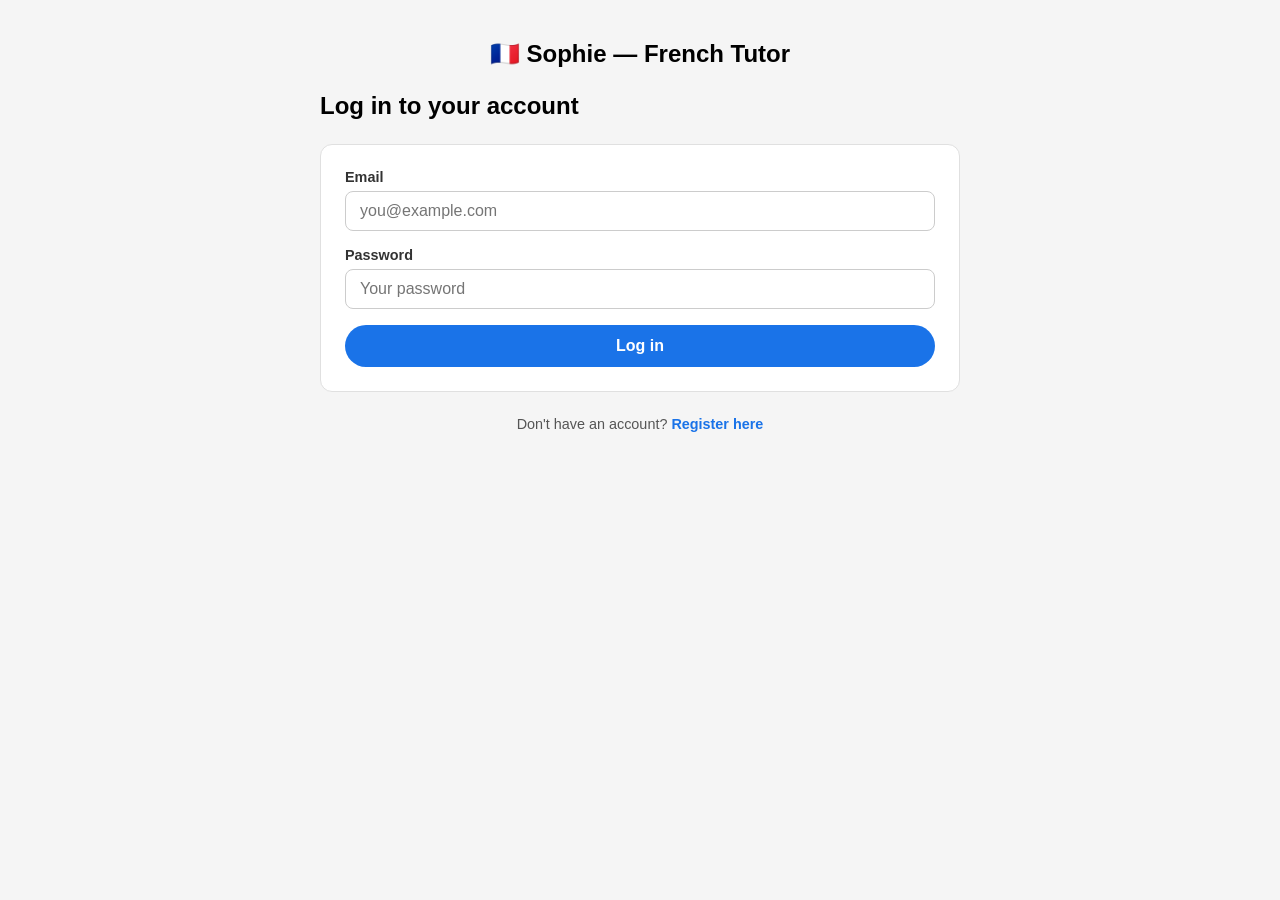
<file: frontend/login.html>
<!DOCTYPE html>
<html lang="en">
<head>
    <meta charset="UTF-8">
    <meta name="viewport" content="width=device-width, initial-scale=1.0">
    <title>French Tutor — Login</title>
    <link rel="stylesheet" href="style.css">
</head>
<body>
    <div class="container">
        <h1>🇫🇷 Sophie — French Tutor</h1>
        <h2>Log in to your account</h2>

        <form id="login-form" class="auth-form">
            <div class="auth-field">
                <label for="email">Email</label>
                <input id="email" type="email" placeholder="you@example.com" required autocomplete="email" />
            </div>
            <div class="auth-field">
                <label for="password">Password</label>
                <input id="password" type="password" placeholder="Your password" required autocomplete="current-password" />
            </div>
            <p id="auth-error" class="auth-error hidden"></p>
            <button type="submit" id="login-btn">Log in</button>
        </form>

        <p class="auth-switch">
            Don't have an account? <a href="register.html">Register here</a>
        </p>
    </div>

    <script src="auth.js"></script>
    <script>
        // If already logged in, skip straight to the app
        if (getToken()) window.location.href = "/index.html";

        document.getElementById("login-form").addEventListener("submit", async (e) => {
            e.preventDefault();

            const email    = document.getElementById("email").value.trim();
            const password = document.getElementById("password").value;
            const errorEl  = document.getElementById("auth-error");
            const btn      = document.getElementById("login-btn");

            errorEl.classList.add("hidden");
            btn.disabled = true;
            btn.textContent = "Logging in...";

            try {
                const res = await fetch("/api/auth/login", {
                    method: "POST",
                    headers: { "Content-Type": "application/json" },
                    body: JSON.stringify({ email, password }),
                });

                const data = await res.json();

                if (!res.ok) {
                    // Show the server's error message (e.g. "Invalid email or password")
                    errorEl.textContent = data.detail || "Login failed";
                    errorEl.classList.remove("hidden");
                    return;
                }

                // Store the token and email, then go to the app
                setAuth(data.token, data.email);
                window.location.href = "/lessons.html";

            } catch (err) {
                errorEl.textContent = "Network error — please try again.";
                errorEl.classList.remove("hidden");
            } finally {
                btn.disabled = false;
                btn.textContent = "Log in";
            }
        });
    </script>
</body>
</html>
</file>
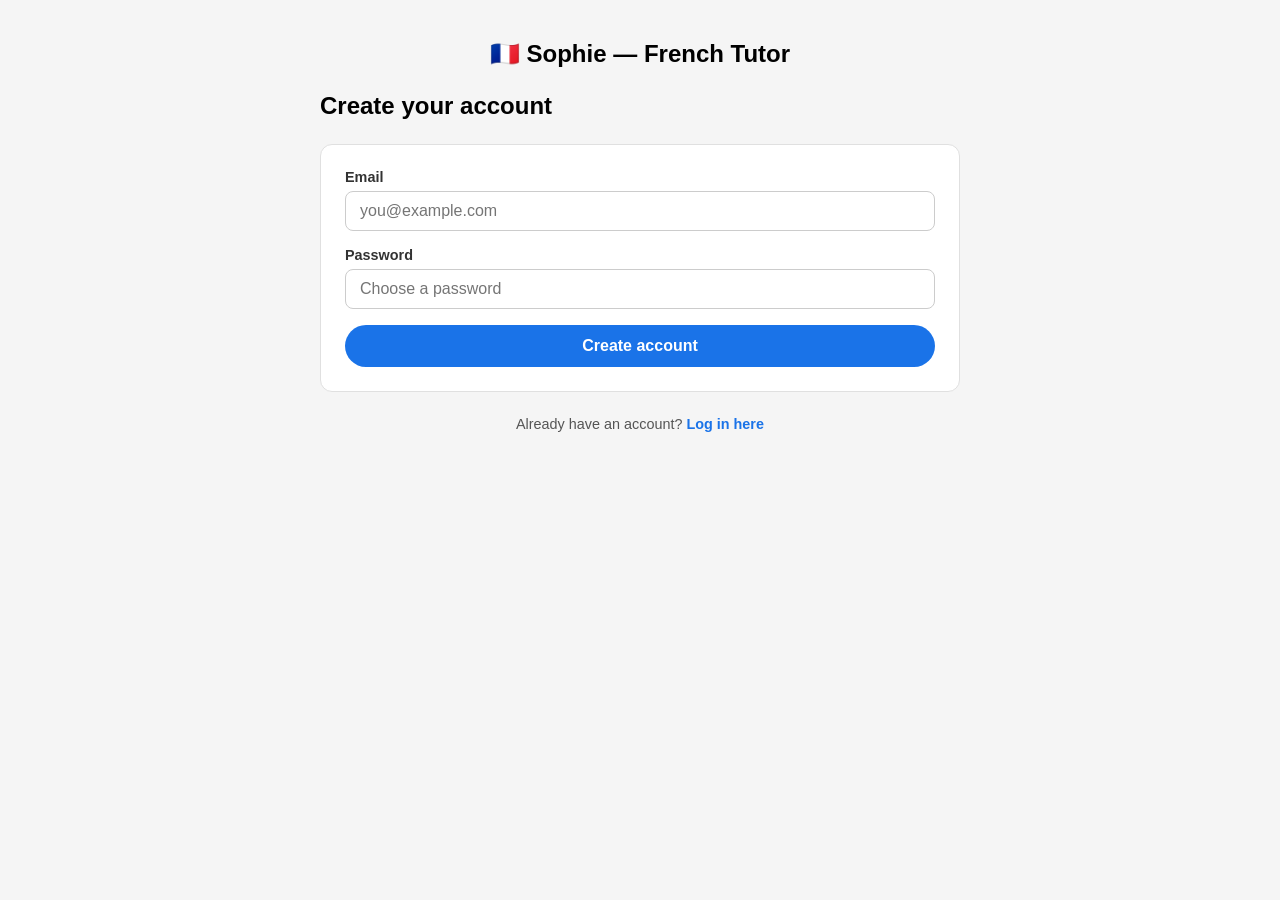
<file: frontend/register.html>
<!DOCTYPE html>
<html lang="en">
<head>
    <meta charset="UTF-8">
    <meta name="viewport" content="width=device-width, initial-scale=1.0">
    <title>French Tutor — Register</title>
    <link rel="stylesheet" href="style.css">
</head>
<body>
    <div class="container">
        <h1>🇫🇷 Sophie — French Tutor</h1>
        <h2>Create your account</h2>

        <form id="register-form" class="auth-form">
            <div class="auth-field">
                <label for="email">Email</label>
                <input id="email" type="email" placeholder="you@example.com" required autocomplete="email" />
            </div>
            <div class="auth-field">
                <label for="password">Password</label>
                <input id="password" type="password" placeholder="Choose a password" required autocomplete="new-password" />
            </div>
            <p id="auth-error" class="auth-error hidden"></p>
            <button type="submit" id="register-btn">Create account</button>
        </form>

        <p class="auth-switch">
            Already have an account? <a href="login.html">Log in here</a>
        </p>
    </div>

    <script src="auth.js"></script>
    <script>
        // If already logged in, skip straight to the app
        if (getToken()) window.location.href = "/index.html";

        document.getElementById("register-form").addEventListener("submit", async (e) => {
            e.preventDefault();

            const email    = document.getElementById("email").value.trim();
            const password = document.getElementById("password").value;
            const errorEl  = document.getElementById("auth-error");
            const btn      = document.getElementById("register-btn");

            errorEl.classList.add("hidden");
            btn.disabled = true;
            btn.textContent = "Creating account...";

            try {
                const res = await fetch("/api/auth/register", {
                    method: "POST",
                    headers: { "Content-Type": "application/json" },
                    body: JSON.stringify({ email, password }),
                });

                const data = await res.json();

                if (!res.ok) {
                    // Show the server's error (e.g. "Email already registered")
                    errorEl.textContent = data.detail || "Registration failed";
                    errorEl.classList.remove("hidden");
                    return;
                }

                // Store token + email, go straight into the app
                setAuth(data.token, data.email);
                window.location.href = "/lessons.html";

            } catch (err) {
                errorEl.textContent = "Network error — please try again.";
                errorEl.classList.remove("hidden");
            } finally {
                btn.disabled = false;
                btn.textContent = "Create account";
            }
        });
    </script>
</body>
</html>
</file>
<file: frontend/style.css>
* {
    box-sizing: border-box;
    margin: 0;
    padding: 0;
}

body {
    font-family: sans-serif;
    background: #f5f5f5;
    display: flex;
    justify-content: center;
    padding: 40px 16px;
}

.container {
    width: 100%;
    max-width: 640px;
    display: flex;
    flex-direction: column;
    gap: 24px;
}

h1 {
    font-size: 1.5rem;
    text-align: center;
}

#conversation {
    display: flex;
    flex-direction: column;
    gap: 16px;
    min-height: 200px;
    background: white;
    border-radius: 12px;
    padding: 16px;
    border: 1px solid #e0e0e0;
}

.message {
    display: flex;
    flex-direction: column;
    gap: 4px;
    padding: 12px;
    border-radius: 8px;
    max-width: 85%;
}

.message.user {
    background: #e8f0fe;
    align-self: flex-end;
}

.message.sophie {
    background: #e6f4ea;
    align-self: flex-start;
}

.message .label {
    font-size: 0.75rem;
    font-weight: bold;
    color: #555;
}

.message .french {
    font-size: 1rem;
}

.message .english {
    font-size: 0.85rem;
    color: #666;
    font-style: italic;
}

#correction-box {
    background: #fff8e1;
    border-left: 4px solid #f9a825;
    padding: 12px 16px;
    border-radius: 4px;
    font-size: 0.9rem;
}

.hidden {
    display: none;
}

.controls {
    display: flex;
    flex-direction: column;
    align-items: center;
    gap: 12px;
}

#mic-btn {
    padding: 16px 40px;
    font-size: 1rem;
    background: #1a73e8;
    color: white;
    border: none;
    border-radius: 999px;
    cursor: pointer;
    user-select: none;
}

#mic-btn.recording {
    background: #d93025;
}

#mic-btn:disabled {
    background: #aaa;
    cursor: not-allowed;
}

#status {
    font-size: 0.85rem;
    color: #666;
    text-align: center;
}

/* ── Navigation ─────────────────────────────────────────────────────────── */

.nav {
    display: flex;
    gap: 16px;
    align-items: center;
    /* Links sit left; #nav-user uses margin-left: auto to sit right */
}

.nav a {
    text-decoration: none;
    color: #555;
    font-size: 0.95rem;
    padding: 6px 16px;
    border-radius: 999px;
    border: 1px solid #e0e0e0;
}

.nav a.active {
    background: #1a73e8;
    color: white;
    border-color: #1a73e8;
}

/* ── Lesson UI ───────────────────────────────────────────────────────────── */

.lesson-header {
    background: white;
    border: 1px solid #e0e0e0;
    border-radius: 12px;
    padding: 16px;
    display: flex;
    flex-direction: column;
    gap: 8px;
}

.lesson-header h2 {
    font-size: 1.3rem;
    color: #1a73e8;
}

.lesson-meta {
    display: flex;
    gap: 16px;
    font-size: 0.85rem;
    color: #555;
}

.lesson-chat {
    display: flex;
    flex-direction: column;
    gap: 12px;
    background: white;
    border: 1px solid #e0e0e0;
    border-radius: 12px;
    padding: 16px;
    min-height: 300px;
    max-height: 400px;
    overflow-y: auto;
}

.lesson-message {
    display: flex;
    flex-direction: column;
    gap: 2px;
    max-width: 85%;
    padding: 10px 14px;
    border-radius: 8px;
}

.lesson-message.user {
    background: #e8f0fe;
    align-self: flex-end;
}

.lesson-message.sophie {
    background: #f1f3f4;
    align-self: flex-start;
}

.lesson-label {
    font-size: 0.75rem;
    font-weight: bold;
    color: #555;
}

.lesson-content {
    font-size: 0.95rem;
    line-height: 1.5;
}

.lesson-status {
    text-align: center;
    font-size: 0.85rem;
    color: #1a73e8;
    font-style: italic;
    padding: 4px;
}

.lesson-controls {
    display: flex;
    flex-direction: column;
    gap: 6px;
}

/* ── Lesson pattern card ─────────────────────────────────────────────────── */

.lesson-pattern {
    background: #e8f0fe;
    border: 1px solid #c5d8fb;
    border-radius: 12px;
    padding: 14px 18px;
    display: flex;
    flex-direction: column;
    gap: 4px;
}

.pattern-label {
    font-size: 0.75rem;
    font-weight: bold;
    text-transform: uppercase;
    letter-spacing: 0.05em;
    color: #1a73e8;
}

.pattern-fr {
    font-size: 1.1rem;
    font-weight: bold;
    color: #1a1a1a;
}

.pattern-en {
    font-size: 0.9rem;
    color: #444;
    font-style: italic;
}

/* ── Lesson mic button ───────────────────────────────────────────────────── */

.lesson-mic-btn {
    width: 100%;
    padding: 16px;
    background: #1a73e8;
    color: white;
    border: none;
    border-radius: 999px;
    font-size: 1rem;
    cursor: pointer;
    user-select: none;
    -webkit-user-select: none;
}

.lesson-mic-btn.recording {
    background: #d93025;
}

.lesson-mic-btn:disabled {
    background: #aaa;
    cursor: not-allowed;
}

.lesson-stop-btn {
    width: 100%;
    padding: 10px;
    background: white;
    color: #d93025;
    border: 1px solid #d93025;
    border-radius: 999px;
    font-size: 0.9rem;
    cursor: pointer;
    margin-top: 8px;
}

.lesson-stop-btn:disabled {
    opacity: 0.3;
    cursor: not-allowed;
}

.lesson-mic-hint {
    font-size: 0.8rem;
    color: #666;
    text-align: center;
    margin: 4px 0 8px;
}

.lesson-text-row {
    display: flex;
    gap: 8px;
}

.lesson-text-row input {
    flex: 1;
    padding: 10px 16px;
    border: 1px solid #e0e0e0;
    border-radius: 999px;
    font-size: 0.95rem;
    outline: none;
}

.lesson-text-row input:focus {
    border-color: #1a73e8;
}

.lesson-text-row button {
    padding: 10px 20px;
    background: #1a73e8;
    color: white;
    border: none;
    border-radius: 999px;
    font-size: 0.95rem;
    cursor: pointer;
}

.lesson-text-row button:disabled {
    background: #aaa;
    cursor: not-allowed;
}

/* ── Scenario selection ──────────────────────────────────────────────────── */

.subtitle {
    color: #666;
    font-size: 0.9rem;
    text-align: center;
}

#scenario-cards {
    display: flex;
    flex-direction: column;
    gap: 12px;
}

.scenario-card {
    background: white;
    border: 1px solid #e0e0e0;
    border-radius: 12px;
    padding: 16px;
    display: flex;
    flex-direction: column;
    gap: 6px;
}

.scenario-card h3 {
    font-size: 1rem;
    color: #1a73e8;
}

.scenario-card p {
    font-size: 0.88rem;
    color: #444;
}

.scenario-goal {
    font-size: 0.85rem;
    color: #666;
}

.scenario-card button {
    align-self: flex-start;
    margin-top: 6px;
    padding: 8px 20px;
    background: #1a73e8;
    color: white;
    border: none;
    border-radius: 999px;
    font-size: 0.9rem;
    cursor: pointer;
}

.secondary-btn {
    align-self: center;
    padding: 8px 20px;
    background: white;
    color: #1a73e8;
    border: 1px solid #1a73e8;
    border-radius: 999px;
    font-size: 0.9rem;
    cursor: pointer;
}

.scenario-banner {
    background: #e8f0fe;
    border-radius: 8px;
    padding: 10px 16px;
    font-size: 0.9rem;
    color: #333;
}

.correction-inline {
    font-size: 0.83rem;
    color: #b26a00;
    background: #fff8e1;
    border-left: 3px solid #f9a825;
    padding: 6px 12px;
    border-radius: 4px;
    align-self: flex-start;
    max-width: 85%;
}

/* ── Testing UI ──────────────────────────────────────────────────────────── */

/* Lock / all-passed status messages */
.test-locked {
    color: #b00020;
    background: #fdecea;
    border-left: 4px solid #b00020;
    padding: 10px 16px;
    border-radius: 4px;
    font-size: 0.9rem;
}

.test-passed {
    color: #1e6b2e;
    background: #e6f4ea;
    border-left: 4px solid #34a853;
    padding: 10px 16px;
    border-radius: 4px;
    font-size: 0.9rem;
    margin-top: 8px;
}

/* Stage start / retake buttons on the status screen */
.stage-btn {
    display: block;
    width: 100%;
    padding: 12px 20px;
    margin-top: 10px;
    background: #1a73e8;
    color: white;
    border: none;
    border-radius: 999px;
    font-size: 1rem;
    cursor: pointer;
    text-align: center;
}

.stage-btn:hover {
    background: #1558b0;
}

/* Individual question card */
.test-question {
    background: white;
    border: 1px solid #e0e0e0;
    border-radius: 12px;
    padding: 16px;
    margin-bottom: 12px;
    display: flex;
    flex-direction: column;
    gap: 8px;
}

/* Radio-button label in Stage 1 */
.test-option {
    display: flex;
    align-items: center;
    gap: 10px;
    padding: 8px 12px;
    border: 1px solid #e0e0e0;
    border-radius: 8px;
    cursor: pointer;
    font-size: 0.95rem;
    transition: background 0.15s;
}

.test-option:hover {
    background: #f1f3f4;
}

.test-option input[type="radio"] {
    accent-color: #1a73e8;
    width: 16px;
    height: 16px;
    flex-shrink: 0;
}

/* Example-sentence hint in Stage 2 */
.test-hint {
    font-size: 0.85rem;
    color: #666;
    font-style: italic;
}

/* Text input in Stage 2 */
.test-input {
    padding: 10px 14px;
    border: 1px solid #e0e0e0;
    border-radius: 8px;
    font-size: 0.95rem;
    outline: none;
    width: 100%;
}

.test-input:focus {
    border-color: #1a73e8;
}

/* Result screen — score number */
.result-score {
    font-size: 3rem;
    font-weight: bold;
    text-align: center;
    color: #1a73e8;
    margin: 16px 0 8px;
}

/* Result screen — PASSED / FAILED label */
.result-verdict {
    font-size: 1.4rem;
    font-weight: bold;
    text-align: center;
    padding: 8px;
    border-radius: 8px;
    margin-bottom: 12px;
}

.result-verdict.passed {
    color: #1e6b2e;
    background: #e6f4ea;
}

.result-verdict.failed {
    color: #b00020;
    background: #fdecea;
}

/* Submit and back buttons shared across test stages */
#stage1-submit,
#stage2-submit,
#back-to-status {
    display: block;
    width: 100%;
    padding: 14px;
    margin-top: 16px;
    font-size: 1rem;
    border: none;
    border-radius: 999px;
    cursor: pointer;
}

#stage1-submit,
#stage2-submit {
    background: #1a73e8;
    color: white;
}

#stage1-submit:hover,
#stage2-submit:hover {
    background: #1558b0;
}

#back-to-status {
    background: white;
    color: #1a73e8;
    border: 1px solid #1a73e8;
}

#back-to-status:hover {
    background: #e8f0fe;
}

/* ── Auth forms (login.html, register.html) ─────────────────────────────── */

.auth-form {
    background: white;
    border: 1px solid #e0e0e0;
    border-radius: 12px;
    padding: 24px;
    display: flex;
    flex-direction: column;
    gap: 16px;
}

.auth-field {
    display: flex;
    flex-direction: column;
    gap: 6px;
}

.auth-field label {
    font-size: 0.9rem;
    font-weight: 600;
    color: #333;
}

.auth-field input {
    padding: 10px 14px;
    font-size: 1rem;
    border: 1px solid #ccc;
    border-radius: 8px;
    outline: none;
    transition: border-color 0.2s;
}

.auth-field input:focus {
    border-color: #1a73e8;
}

.auth-form button[type="submit"] {
    padding: 12px;
    font-size: 1rem;
    font-weight: 600;
    background: #1a73e8;
    color: white;
    border: none;
    border-radius: 999px;
    cursor: pointer;
    transition: background 0.2s;
}

.auth-form button[type="submit"]:hover {
    background: #1558b0;
}

.auth-form button[type="submit"]:disabled {
    opacity: 0.6;
    cursor: not-allowed;
}

.auth-error {
    color: #d93025;
    font-size: 0.9rem;
    margin: 0;
}

.auth-switch {
    text-align: center;
    font-size: 0.9rem;
    color: #555;
}

.auth-switch a {
    color: #1a73e8;
    text-decoration: none;
    font-weight: 600;
}

.auth-switch a:hover {
    text-decoration: underline;
}

/* ── Nav user / logout ───────────────────────────────────────────────────── */

#nav-user {
    margin-left: auto;
    display: flex;
    align-items: center;
    gap: 8px;
}

.nav-email {
    font-size: 0.8rem;
    color: #555;
    white-space: nowrap;
    overflow: hidden;
    text-overflow: ellipsis;
    max-width: 140px;
}

.nav-logout-btn {
    padding: 4px 10px;
    font-size: 0.75rem;
    background: transparent;
    color: #d93025;
    border: 1px solid #d93025;
    border-radius: 999px;
    cursor: pointer;
    transition: background 0.2s, color 0.2s;
}

.nav-logout-btn:hover {
    background: #d93025;
    color: white;
}
</file>
